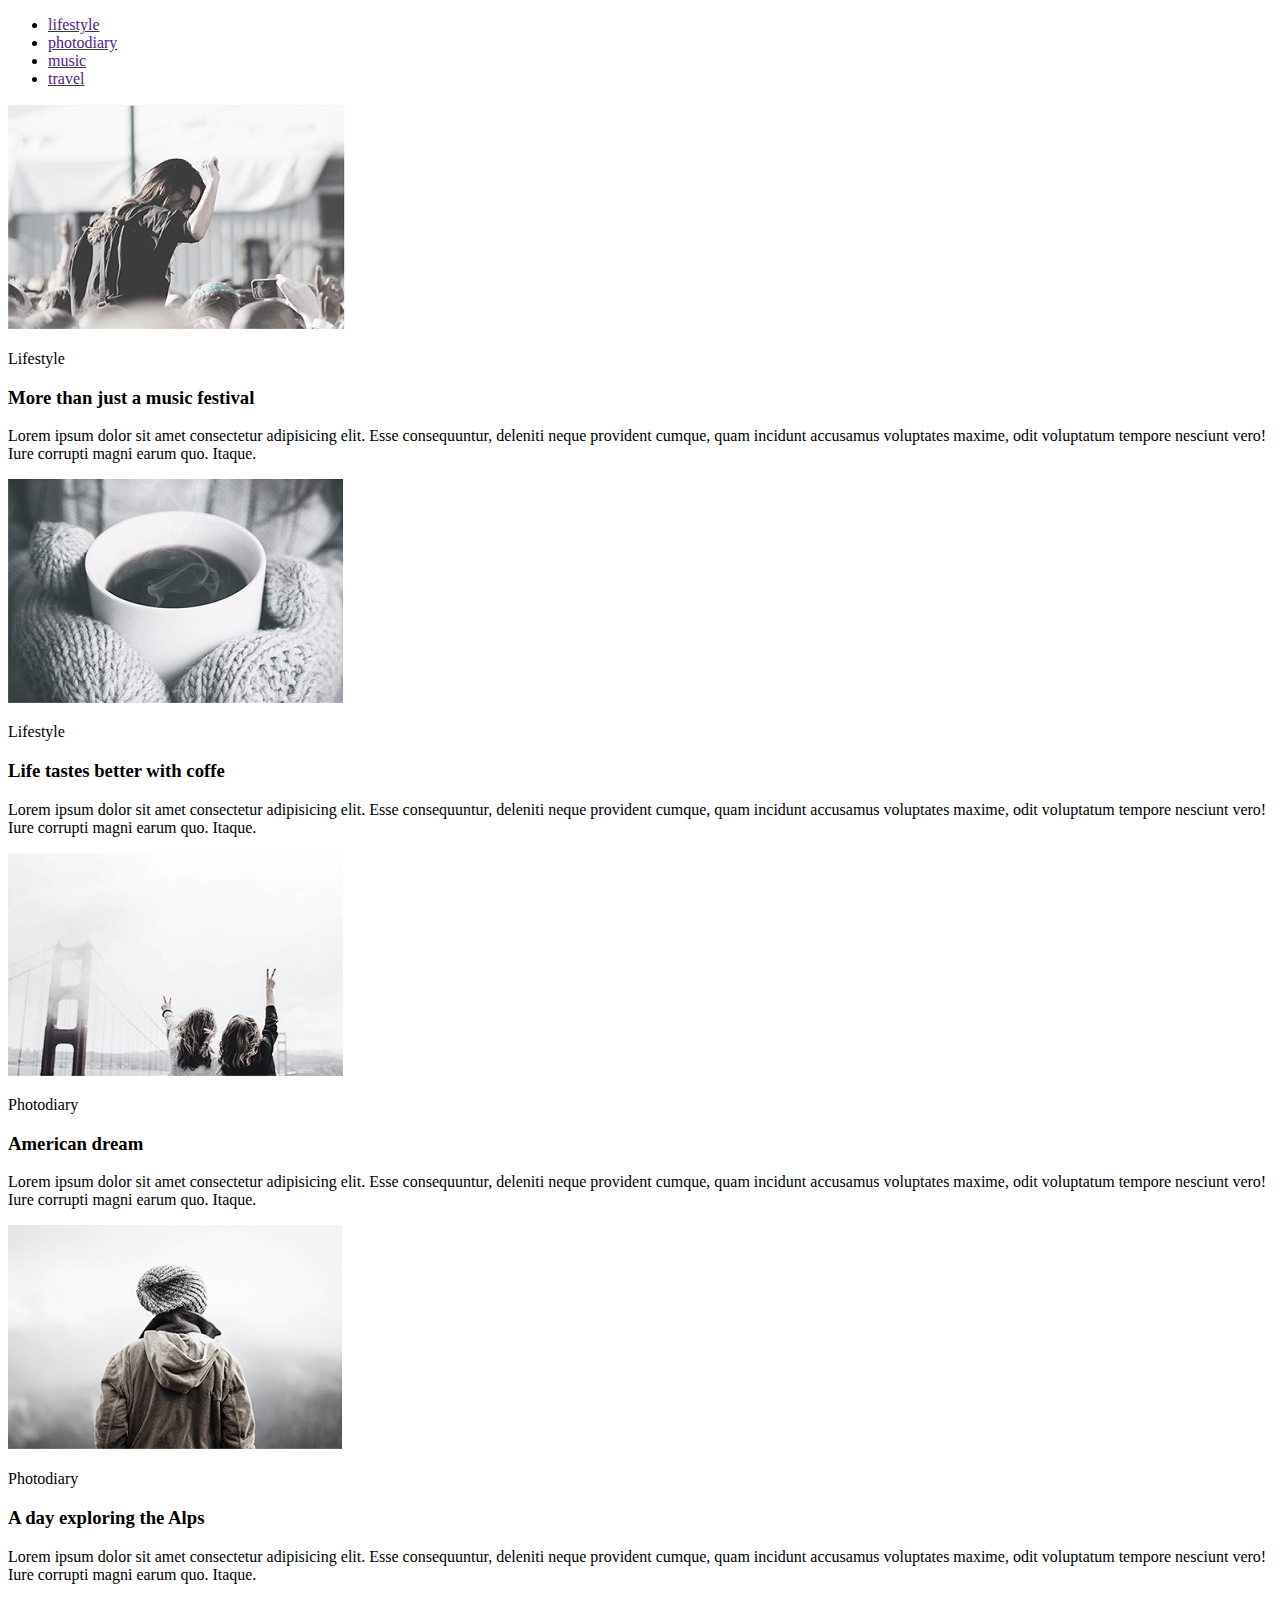
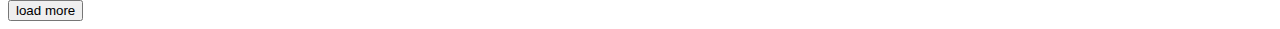
<file: module-01/html-css/index.html>
<!DOCTYPE html>
<html lang="en">
<head>
    <meta charset="UTF-8">
    <title>Mod1</title>
</head>
<body>

    <ul>
        <li><a href=""target="blank" title="link">lifestyle</a></li>
        <li><a href=""target="blank" title="link">photodiary</a></li>
        <li><a href=""target="blank" title="link">music</a></li>
        <li><a href=""target="blank" title="link">travel</a></li>
    </ul>
    
    <img src="img/1.jpg" alt="lifestyle">
    <p>Lifestyle</p>
    <h3>More than just a music festival</h3>
    <p>Lorem ipsum dolor sit amet consectetur adipisicing elit. Esse consequuntur, deleniti neque provident cumque, quam incidunt accusamus voluptates maxime, odit voluptatum tempore nesciunt vero! Iure corrupti magni earum quo. Itaque.</p>

    <img src="img/2.jpg" alt="lifestyle">
    <p>Lifestyle</p>
    <h3>Life tastes better with coffe</h3>
    <p>Lorem ipsum dolor sit amet consectetur adipisicing elit. Esse consequuntur, deleniti neque provident cumque, quam incidunt accusamus voluptates maxime, odit voluptatum tempore nesciunt vero! Iure corrupti magni earum quo. Itaque.</p>

    <img src="img/3.jpg" alt="photodiary">
    <p>Photodiary</p>
    <h3>American dream</h3>
    <p>Lorem ipsum dolor sit amet consectetur adipisicing elit. Esse consequuntur, deleniti neque provident cumque, quam incidunt accusamus voluptates maxime, odit voluptatum tempore nesciunt vero! Iure corrupti magni earum quo. Itaque.</p>

    <img src="img/4.jpg" alt="photodiary">
    <p>Photodiary</p>
    <h3>A day exploring the Alps</h3>
    <p>Lorem ipsum dolor sit amet consectetur adipisicing elit. Esse consequuntur, deleniti neque provident cumque, quam incidunt accusamus voluptates maxime, odit voluptatum tempore nesciunt vero! Iure corrupti magni earum quo. Itaque.</p>

    <button>load more</button>

</body>
</html>
</file>
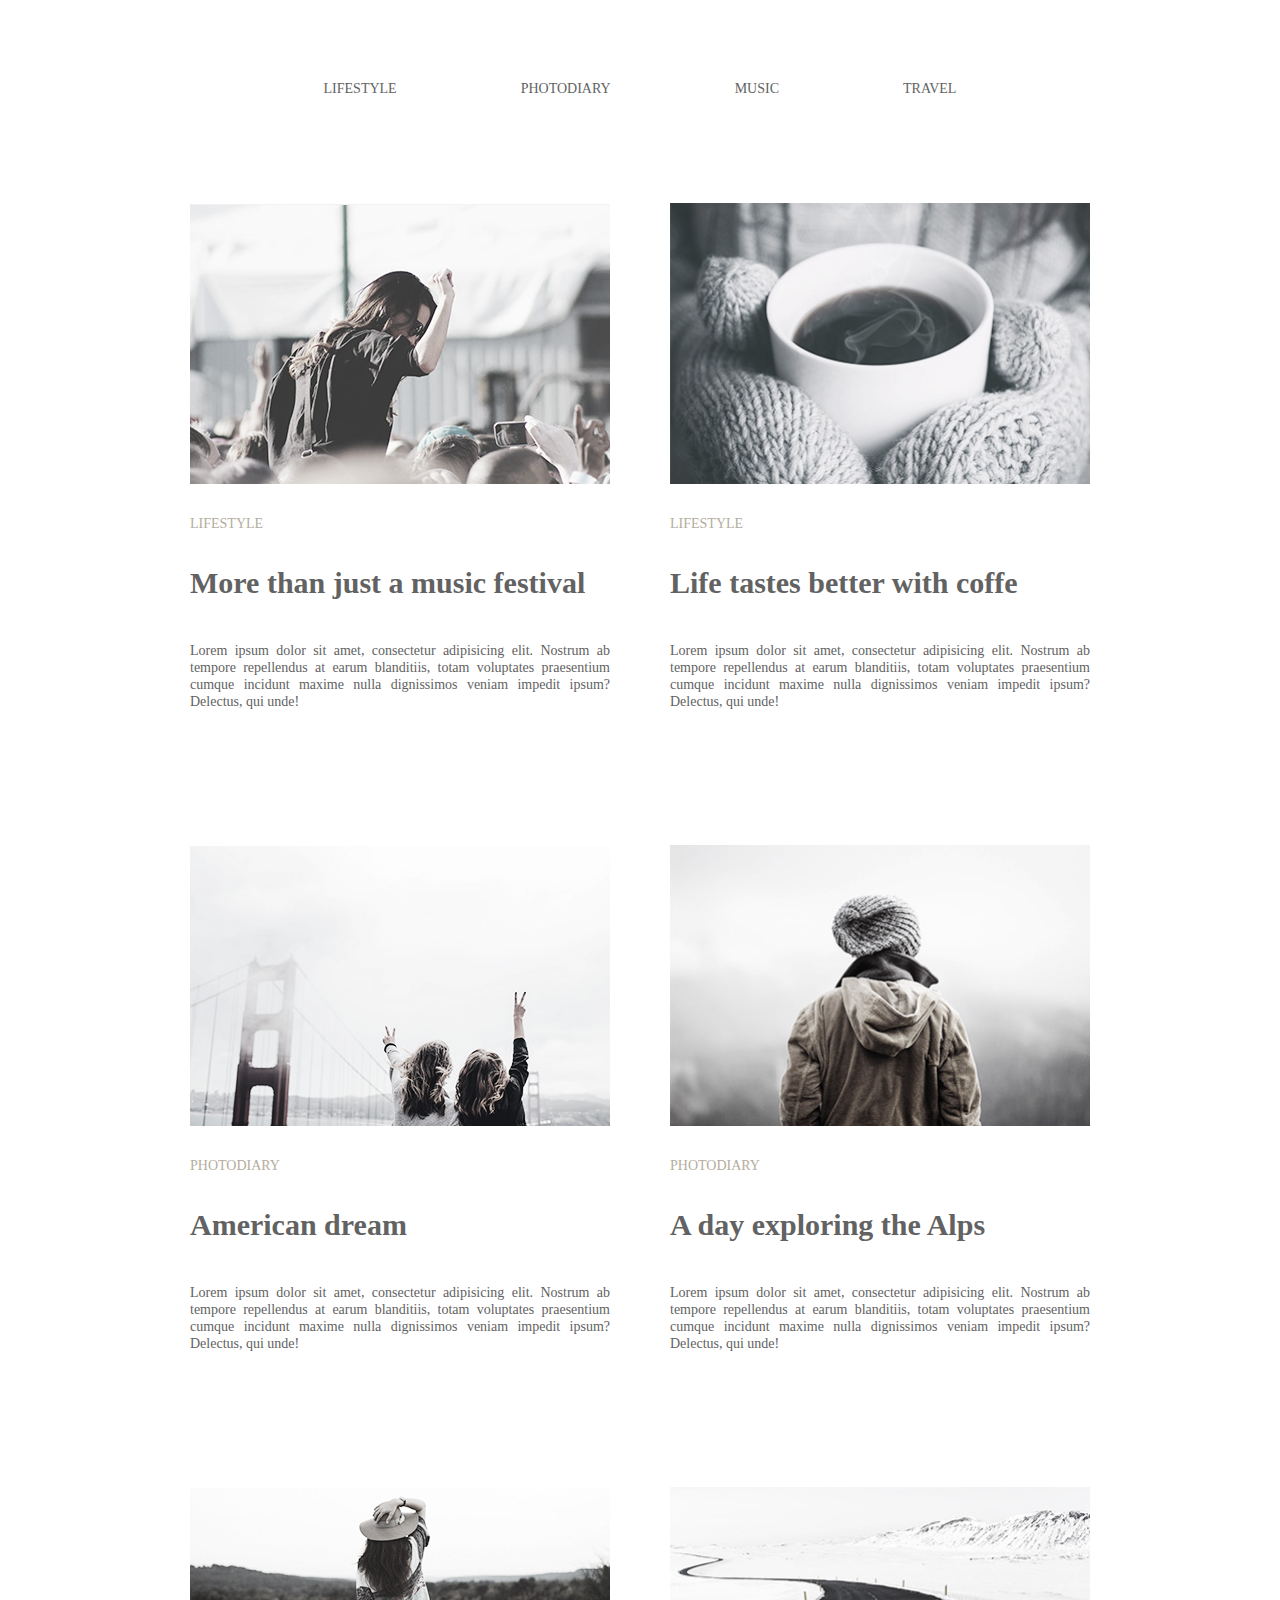
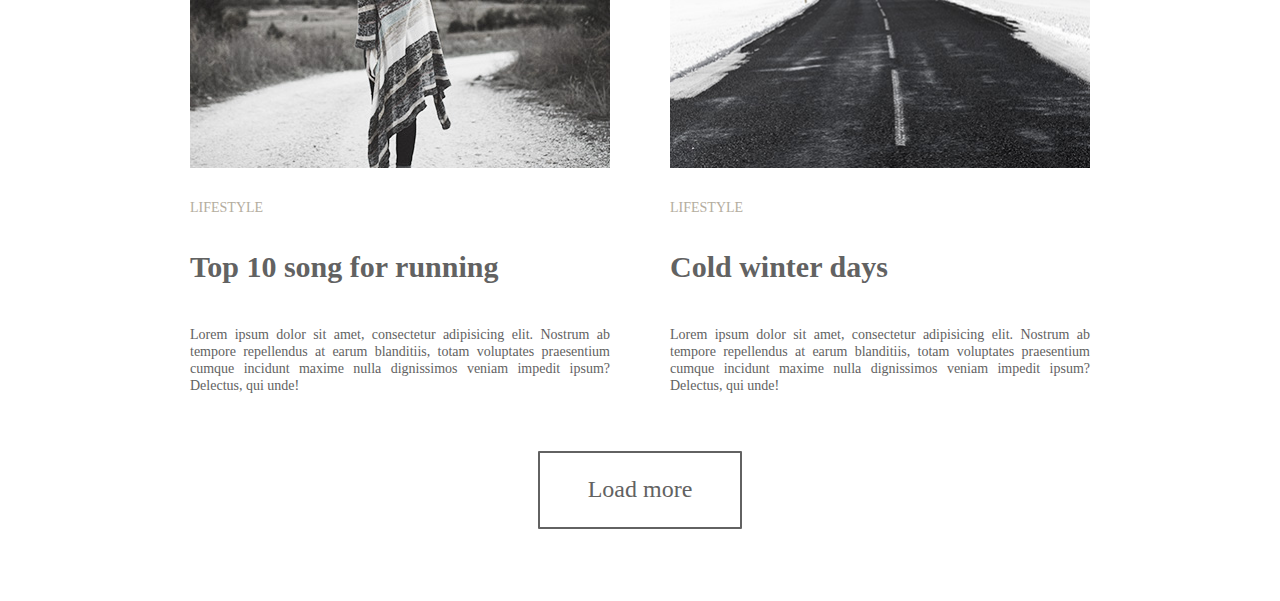
<file: module-03/html-css/index.html>
<!DOCTYPE html>
<html lang="en">
<head>
    <meta charset="UTF-8">
    <link rel="stylesheet" href="css/normalize.css">
    <link href="https://fonts.googleapis.com/css?family=Playfair+Display" rel="stylesheet">
    <link rel="stylesheet" href="css/style.css">
    <title>Mod3</title>
</head>
<body  class="container">
    <header>
        <ul class="menu">
            <li><a href="" target="blank" title="link">lifestyle</a></li>
            <li><a href="" target="blank" title="link">photodiary</a></li>
            <li><a href="" target="blank" title="link">music</a></li>
            <li><a href="" target="blank" title="link">travel</a></li>
        </ul>
    </header>

    <main>
        <article class="box">
            <img class="image" src="img/image1.jpg" alt="image1">
            <p class="underimg">Lifestyle</p>
            <h2>More than just a music festival</h2>
            <p>Lorem ipsum dolor sit amet, consectetur adipisicing elit. Nostrum ab tempore repellendus at earum blanditiis, totam voluptates praesentium cumque incidunt maxime nulla dignissimos veniam impedit ipsum? Delectus, qui unde!</p>
        </article>
        <article class="box">
            <img class="image" src="img/image2.jpg" alt="image2">
            <p class="underimg">Lifestyle</p>
            <h2>Life tastes better with coffe</h2>
            <p>Lorem ipsum dolor sit amet, consectetur adipisicing elit. Nostrum ab tempore repellendus at earum blanditiis, totam voluptates praesentium cumque incidunt maxime nulla dignissimos veniam impedit ipsum? Delectus, qui unde!</p>
        </article>
        <article class="box">
            <img class="image" src="img/image3.jpg" alt="image3">
            <p class="underimg">Photodiary</p>
            <h2>American dream</h2>
            <p>Lorem ipsum dolor sit amet, consectetur adipisicing elit. Nostrum ab tempore repellendus at earum blanditiis, totam voluptates praesentium cumque incidunt maxime nulla dignissimos veniam impedit ipsum? Delectus, qui unde!</p>
        </article>
        <article class="box">
            <img class="image" src="img/image4.jpg" alt="image4">
            <p class="underimg">Photodiary</p>
            <h2>A day exploring the Alps</h2>
            <p>Lorem ipsum dolor sit amet, consectetur adipisicing elit. Nostrum ab tempore repellendus at earum blanditiis, totam voluptates praesentium cumque incidunt maxime nulla dignissimos veniam impedit ipsum? Delectus, qui unde!</p>
        </article>
        <article class="lastbox">
            <img class="image" src="img/image5.jpg" alt="image5">
            <p class="underimg">Lifestyle</p>
            <h2>Top 10 song for running</h2>
            <p>Lorem ipsum dolor sit amet, consectetur adipisicing elit. Nostrum ab tempore repellendus at earum blanditiis, totam voluptates praesentium cumque incidunt maxime nulla dignissimos veniam impedit ipsum? Delectus, qui unde!</p>
        </article>
        <article class="lastbox">
            <img class="image" src="img/image6.jpg" alt="image6">
            <p class="underimg">Lifestyle</p>
            <h2>Cold winter days</h2>
            <p>Lorem ipsum dolor sit amet, consectetur adipisicing elit. Nostrum ab tempore repellendus at earum blanditiis, totam voluptates praesentium cumque incidunt maxime nulla dignissimos veniam impedit ipsum? Delectus, qui unde!</p>
        </article>
        <button class="button1">Load more</button>
    </main>
</body>
</html>
</file>
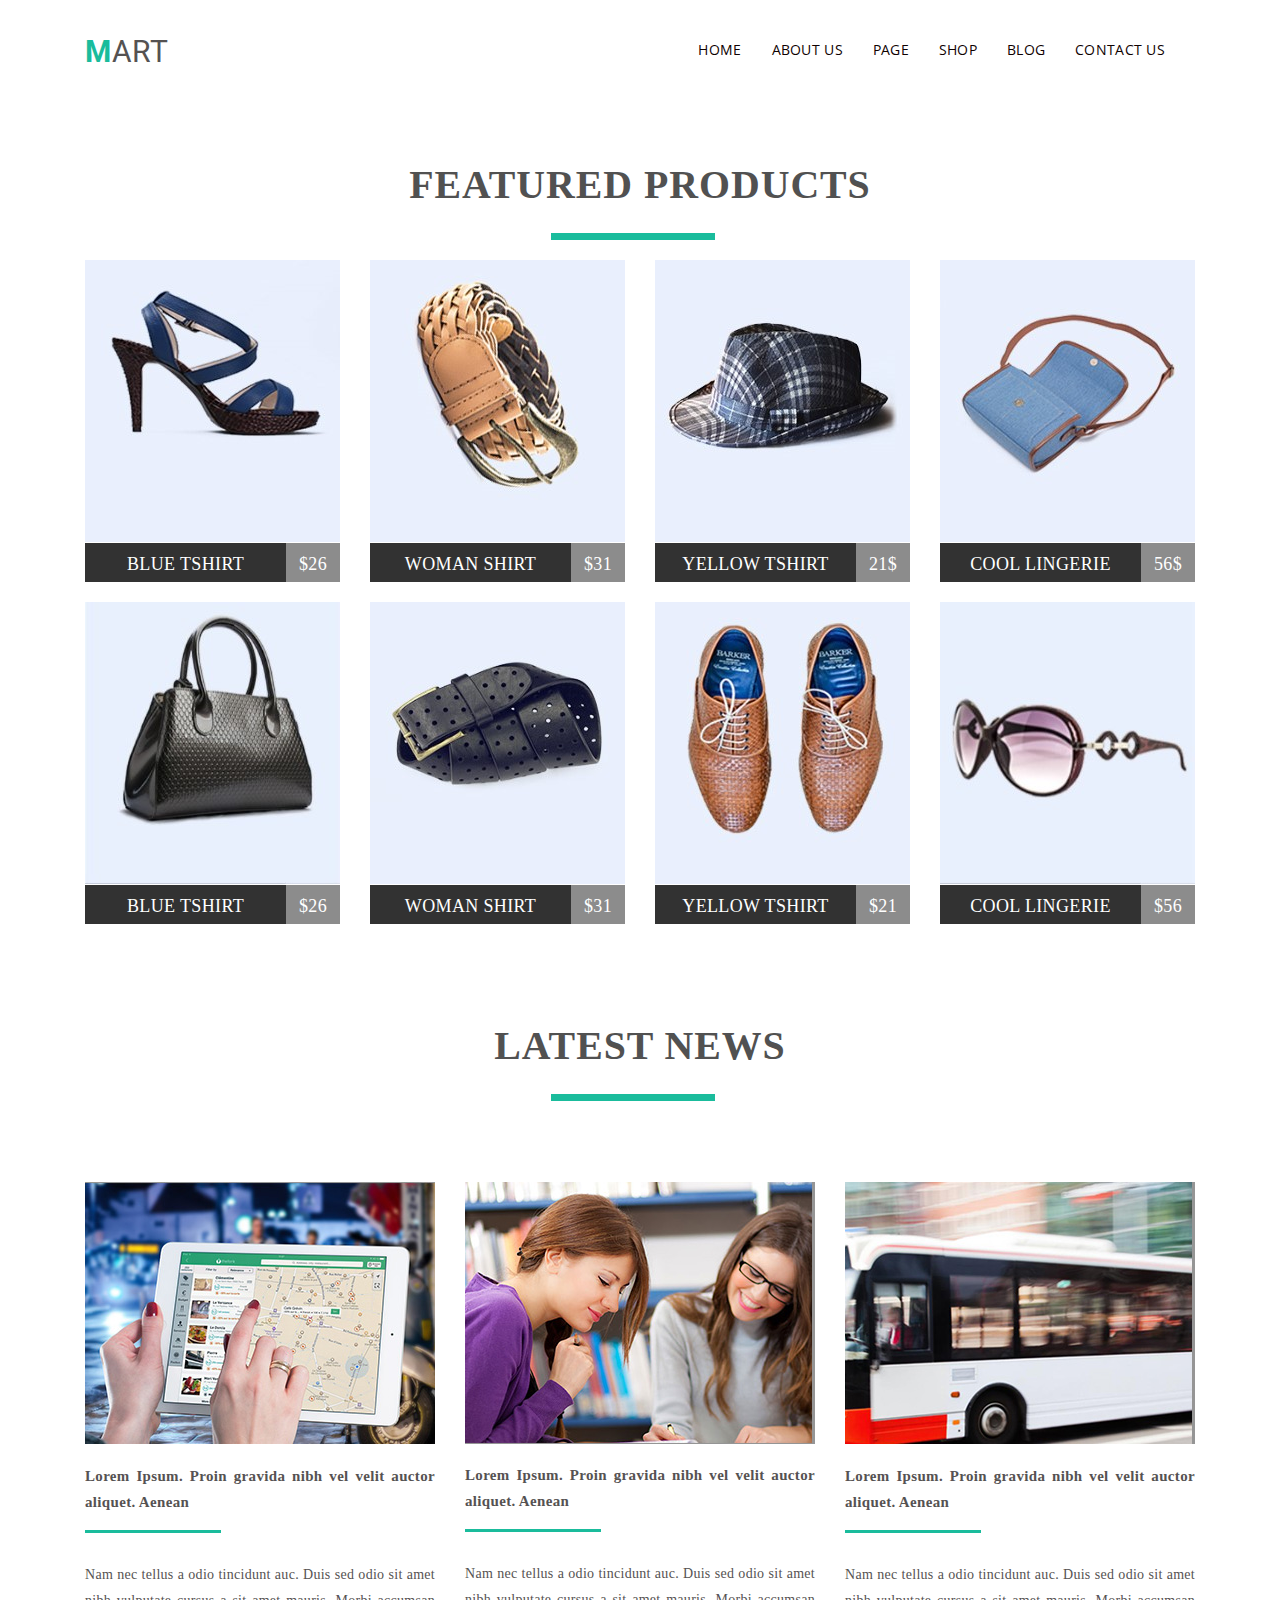
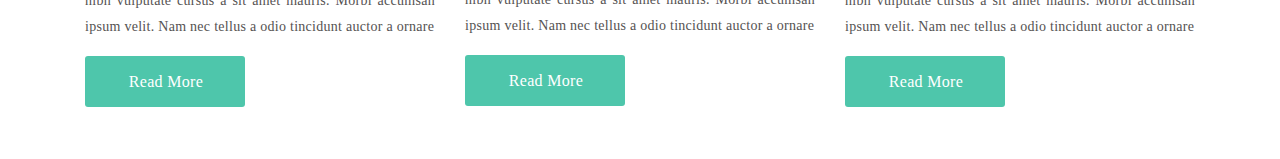
<file: module-04/html-css/index.html>
<!DOCTYPE html>
<html lang="en">
  <head>
    <meta charset="UTF-8" />
    <link rel="stylesheet" href="css/normalize.css" />
    <link rel="stylesheet" href="css/style.css" />
    <title>Mod4</title>
  </head>

  <body>
    <div class="wrapper">
      <header>
        <p class="logo clearfix">mart</p>
        <ul class="menu_list clearfix">
          <li><a href="" target="blank" title="link">home</a></li>
          <li><a href="" target="blank" title="link">about us</a></li>
          <li><a href="" target="blank" title="link">page</a></li>
          <li><a href="" target="blank" title="link">shop</a></li>
          <li><a href="" target="blank" title="link">blog</a></li>
          <li><a href="" target="blank" title="link">contact us</a></li>
        </ul>
      </header>
      <main>
        <section class="section_title clearfix">
          <h5>featured products</h5>
        </section>
        <div class="item">
          <img src="img/item1/Слой 1.jpg" alt="" />
          <a href="" target="blank" title="name">Blue Tshirt</a>
          <a href="" target="blank" title="price">$26</a>
        </div>
        <div class="item">
          <img src="img/item2/Слой 1.jpg" alt="" />
          <a href="" target="blank" title="name">WOMAN shirt</a>
          <a href="" target="blank" title="price">$31</a>
        </div>
        <div class="item">
          <img src="img/item3/Слой 1.jpg" alt="" />
          <a href="" target="blank" title="name">YELLOW Tshirt</a>
          <a href="" target="blank" title="price">21$</a>
        </div>
        <div class="item">
          <img src="img/item4/Слой 1.jpg" alt="" />
          <a href="" target="blank" title="name">Cool lingerie</a>
          <a href="" target="blank" title="price">56$</a>
        </div>
        <div class="item">
          <img src="img/item5/Слой 1.jpg" alt="" />
          <a href="" target="blank" title="name">Blue Tshirt</a>
          <a href="" target="blank" title="price">$26</a>
        </div>
        <div class="item">
          <img src="img/item6/Слой 1.jpg" alt="" />
          <a href="" target="blank" title="name">WOMAN shirt</a>
          <a href="" target="blank" title="price">$31</a>
        </div>
        <div class="item">
          <img src="img/item7/Слой 1.jpg" alt="" />
          <a href="" target="blank" title="name">YELLOW Tshirt</a>
          <a href="" target="blank" title="price">$21</a>
        </div>
        <div class="item clearfix">
          <img src="img/item8/Слой 1.jpg" alt="" />
          <a href="" target="blank" title="name">Cool lingerie</a>
          <a href="" target="blank" title="price">$56</a>
        </div>
        <section class="section_title clearfix">
          <h5>latest news</h5>
          <!-- не правильно!цвет -->
        </section>
        <div class="bog">
          <img src="img/bog1/tablet.jpg" alt="" />
          <section class="section_title clearfix">
          <h5>Lorem Ipsum. Proin gravida nibh vel velit auctor aliquet. Aenean </h5>
          </section>
          <p>
                Nam nec tellus a odio tincidunt auc. Duis sed odio sit amet nibh vulputate cursus a sit amet mauris. Morbi accumsan ipsum velit. Nam nec tellus a odio tincidunt auctor a ornare
          </p>
          <a href="" target="blank" title="read more">Read More</a>
        </div>
        <div class="bog">
          <img src="img/bog2/womans.jpg" alt="" />
          <section class="section_title clearfix">
          <h5>Lorem Ipsum. Proin gravida nibh vel velit auctor aliquet. Aenean </h5>
          </section>
          <p>
                Nam nec tellus a odio tincidunt auc. Duis sed odio sit amet nibh vulputate cursus a sit amet mauris. Morbi accumsan ipsum velit. Nam nec tellus a odio tincidunt auctor a ornare
          </p>
          <a href="" target="blank" title="read more">Read More</a>
        </div>
        <div class="bog">
          <img src="img/bog3/bus.jpg" alt="" />
          <section class="section_title clearfix">
          <h5>Lorem Ipsum. Proin gravida nibh vel velit auctor aliquet. Aenean </h5>
          </section>
          <p>
                Nam nec tellus a odio tincidunt auc. Duis sed odio sit amet nibh vulputate cursus a sit amet mauris. Morbi accumsan ipsum velit. Nam nec tellus a odio tincidunt auctor a ornare
          </p>
          <a href="" target="blank" title="read more">Read More</a>
        </div>
      </main>
    </div>
  </body>
</html>
</file>
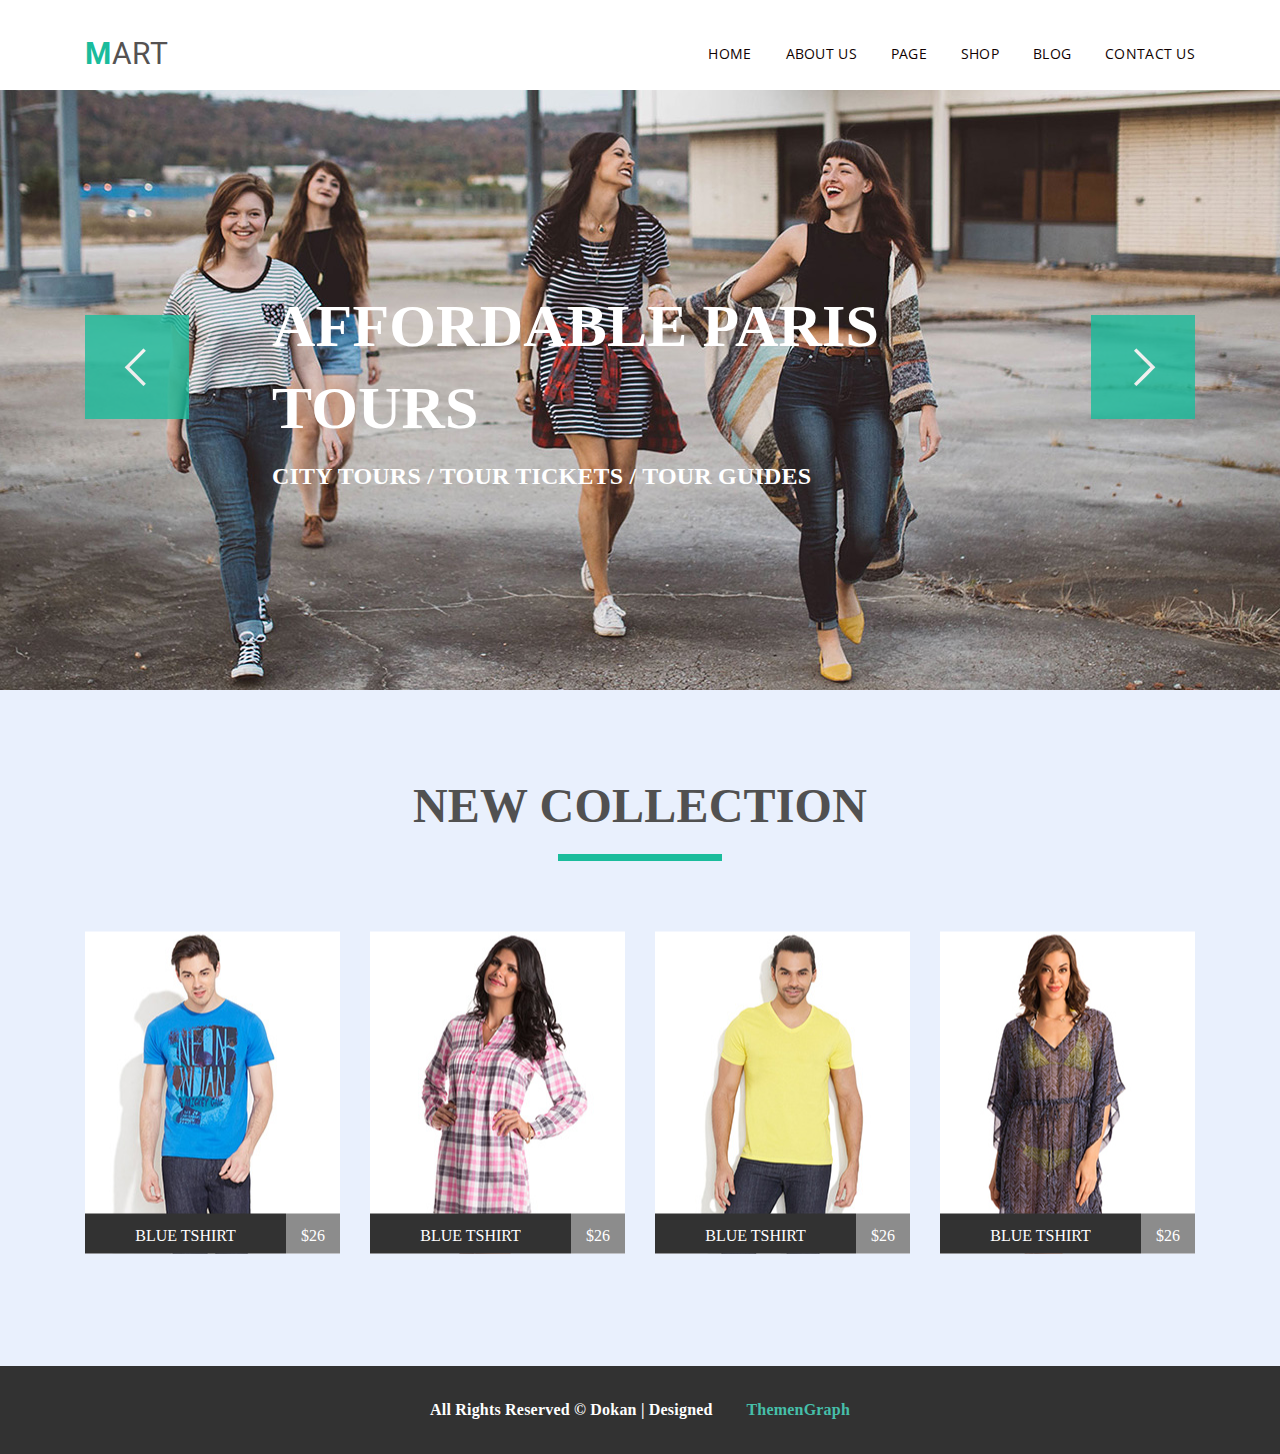
<file: module-05/html-css/index.html>
<!DOCTYPE html>
<html lang="en">
  <head>
    <meta charset="UTF-8" />
    <link rel="stylesheet" href="css/normalize.css" />
    <link rel="stylesheet" href="css/style.css" />
    <title>Mod5MART</title>
  </head>

  <body>
    <!-- navigation -->
    <header class="container">
      <a class="logo" href="" target="blank" title="link">mart</a>
      <ul class="menu_list clearfix">
        <li><a href="" target="blank" title="link">home</a></li>
        <li><a href="" target="blank" title="link">about us</a></li>
        <li><a href="" target="blank" title="link">page</a></li>
        <li><a href="" target="blank" title="link">shop</a></li>
        <li><a href="" target="blank" title="link">blog</a></li>
        <li><a href="" target="blank" title="link">contact us</a></li>
      </ul>
    </header>
      <main>
          <!-- slider -->
          <div class="slider">
              <div class="container">
              <button class="slider-ctrl slider-ctrl-prev"></button>
              <button class="slider-ctrl slider-ctrl-next"></button>
                <div class="slides-descr">
                  <h2>AFFORDABLE PARIS TOURS</h2>
                  <h3>CITY TOURS / TOUR TICKETS / TOUR GUIDES</h3>
                </div>
              </div>
          </div>
          <!-- cards -->
          <section class="cards">
          <div class="container">
          <!-- textandline -->
          <h4 class="headerandline clearfix">NEW COLLECTION</h4>
              <ul class="cardbox clearfix">
                  <li class="item">
                      <img class="imgcard" src="img/Cardimg/card1.jpg" alt="image">
                      <a href="" target="blank" title="name">Blue Tshirt</a>
                      <a href="" target="blank" title="price">$26</a>
                      <div class="overlay">
                          <section class="overlay-icon">
                              <button ></button>
                              <button ></button>
                              <button ></button>
                              <button ><b>add to cart</b></button>
                          </section>
                        </div>
                  </li>
                  <li class="item">
                      <img class="imgcard" src="img/Cardimg/card2.jpg" alt="image">
                      <a href="" target="blank" title="name">Blue Tshirt</a>
                      <a href="" target="blank" title="price">$26</a>
                      <div class="overlay">
                          <section class="overlay-icon">
                              <button ></button>
                              <button ></button>
                              <button ></button>
                              <button ><b>add to cart</b></button>
                          </section>
                        </div>
                  </li>
                  <li class="item">
                      <img class="imgcard" src="img/Cardimg/card3.jpg" alt="image">
                      <a href="" target="blank" title="name">Blue Tshirt</a>
                      <a href="" target="blank" title="price">$26</a>
                      <div class="overlay">
                          <section class="overlay-icon">
                              <button ></button>
                              <button ></button>
                              <button ></button>
                              <button ><b>add to cart</b></button>
                          </section>
                        </div>
                  </li>
                  <li class="item">
                      <img class="imgcard" src="img/Cardimg/card4.jpg" alt="image">
                      <a href="" target="blank" title="name">Blue Tshirt</a>
                      <a href="" target="blank" title="price">$26</a>
                      <div class="overlay">
                          <section class="overlay-icon">
                              <button ></button>
                              <button ></button>
                              <button ></button>
                              <button ><b>add to cart</b></button>
                          </section>
                        </div>
                  </li>
              </ul>
          </div>
          </section>
          <!-- downpage -->
          <div class="downpage"><h5 class="designedby clearfix">All Rights Reserved © Dokan | Designed <a href="" target="blank" title="link">ThemenGraph</a></h5></div>
      </main>
  </body>
</html>
</file>
<file: module-03/html-css/css/style.css>
*{font-family: 'Playfair Display Regular', serif;}
/* очищение геометрии */
html{box-sizing: border-box;}
*, *::before, ::after{box-sizing: inherit;}
.container{
    width: 901px;
    margin: 0 auto;
    font-size: 0px;
}
img{
    display: block;
    width: 100%;
    height: auto;
}
body{
    background-image: url(../img/Livello7.png)
}
header, body{
    text-align: center;
    color:#626262;
}

header{
    padding-top: 77px;
    padding-bottom: 102px;
}

li a{
    font-size: 14px; 
    display: block;
    line-height: 24px;
    text-transform: uppercase;
    text-decoration: none;
    text-align: center;
}
ul li{
    display: inline-block;
    list-style-type: none;	
}
.menu li:not(:last-child){
    padding-right: 124px;
}
a:visited{
    color: #626262;
}
a:hover, button:hover,
a:focus, button:focus{
    color: #9addfb;
    text-align: center;
}
.menu{
    margin: 0px;
    padding: 0px;
}

.box,.lastbox{
    width: 420px;
    text-align: justify;
    margin-right: 60px;
    margin-bottom: 135px;
    padding: 0px;
    display: inline-block;
    font-size: 0px;
}
.lastbox{
    margin-bottom: 57px;
}
p{
    font-size: 14px;
    line-height: 17px;
    margin: 0px;
}
h2{
    font-size: 30px;
    margin: 0px;
    margin-bottom: 42px;
}
.box:nth-child(2n),
.lastbox:nth-child(2n){
    margin-right: 0px;
}
.underimg{
    font-family: 'Ubuntu Lite', serif;
    text-transform: uppercase;
    color: #b4ad9e;
    font-size: 14px;
    margin-bottom: 34px;
}
.button1 {
    display: inline-block;
    color: #626262;
    font-size: 24px;
    font-weight: 700px;
    text-decoration: none;
    text-align: center;
    user-select: none;
    padding: 23px 48px;
    outline: none;
    border: 2px solid;
    border-radius: 1px;
    transition: 0.2s; 
    background-color: Transparent;
    background-repeat:no-repeat;
    cursor:pointer;
    overflow: hidden;
    margin-bottom: 72px;
} 

.image{
    margin-bottom: 31px;
}
</file>
<file: module-04/html-css/css/style.css>
@import url("https://fonts.googleapis.com/css?family=Open+Sans:700|Roboto:300,900&subset=cyrillic");
.wrapper {
font-family: "Roboto", sans-serif;
width: 1110px;
height: 1723px;
margin: auto;
padding-top: 36px;
}
header {
/* не правильно! */
height: 27px;
overflow: hidden; 
}
.logo,
a,
.menu_list > li {
float: left;
text-transform: uppercase;
text-decoration: none;
display: block;
}
/* Color link */
.menu_list > li > a {
color: #0f0101;
}
.menu_list > li > a:focus {
color: #1abc9c;
}
.menu_list > li > a:hover {
color: #1abc9c;
}
.logo {
font-size: 30px;
line-height: 32px;
color: #555252;
letter-spacing: 0.02em;
}
.logo::first-letter {
font-weight: bold;
color: #1abc9c;
}
.menu_list {
padding-top: 8px;
padding-left: 0px;
letter-spacing: 0.02em;
list-style-type: none;
overflow: hidden;
float: right;
font-size: 14px;
line-height: 11px;
font-family: "Open Sans", sans-serif;
}
.menu_list > li {
padding-right: 30px;
}
.clearfix::after {
content: "";
clear: both;
}

ul,
p {
margin: 0px;
}

.section_title {
width: 478px;
font-size: 48px;
line-height: 32px;
letter-spacing: 0.02em;
font-family: "Roboto Black";
text-transform: uppercase;
color: rgb(81, 81, 81);
text-align: center;
margin: 0 auto;
padding-top: 106px;
overflow: hidden;
}

h5{
    margin: 0px;
    padding-bottom: 32px;
}
.bog h5{
    padding: 0px;
}
/* line */
.section_title::after{
    content: "";
    width: 164px;
    height: 7px;
    background-color: #1abc9c;
    float: left;
    margin: 0 150px;
}
.bog>.section_title{
width: 350px;
font-size: 18px;
line-height: 26px;
letter-spacing: 0.02em;
font-family: "Open Sans Semibold";
text-transform: initial;
color: #555252;
text-align: justify;
margin: 0 auto;
padding-top: 15px;
overflow: hidden;
}
.bog>.section_title::after{
    content: "";
    width: 136px;
    height: 3px;
    background-color: #1abc9c;
    float: left;
    margin: 15px 0px 29px;
}
/* gallery */
.item{
    width: 255px;
    height: 322px;
    float: left;
    margin-top: 20px;
    margin-left: 30px;
    overflow: hidden;
}
/* 1,5 */
.item:first-of-type,.item:nth-of-type(5){
    margin: 20px 0px 0px;
}

/*down_page*/
.bog{
    width: 350px;
    height: 262px;
    background-color: rgb(149, 149, 149);
    float: left;
    margin-top: 81px;
    margin-right: 30px;
}
.bog:last-of-type{
    margin: 81px 0px 0px;
}
.bog p{
    font-size: 14px;
    font-family: "Myriad Pro Regular";
    line-height: 26px;
    letter-spacing: 0.02em;
    color: #555252;
    text-align: justify;
}

/* buttons */
.item>a:first-of-type{
    width: 201px;
    height: 40px;
    float: left;
    background-color: #323232;
    color: white;
    font-size: 18px;
    line-height: 32px;
    letter-spacing: 0.02em;
    font-family: "Roboto Black";
    text-transform: uppercase;
    padding: 5px 0 0;
    border: none;
    cursor: default;
    text-align: center;
    margin-top: -3.5px;
}
.item>a:hover{
    background-color: #1abc9c;
}
.item>a:focus{
    background-color: #1abc9c;
}
.item>a:last-of-type{
    width: 54px;
    height: 40px;
    float: right;
    background-color: #8c8c8c;
    color: white;
    font-size: 18px;
    line-height: 32px;
    letter-spacing: 0.02em;
    font-family: "Roboto Black";
    text-transform: uppercase;
    padding: 5px 0 0;
    border: none;
    cursor: default;
    text-align: center;
    margin-top: -3.5px;
}
.item>a:last-of-type:hover{
    background-color: #7fd9c7;
}
.item>a:last-of-type:focus{
    background-color: #7fd9c7;
}
.bog>a{
    width: 160px;
    height: 51px;
    font-family: "Open Sans Light";
    font-size: 16px;
    line-height: 26px;
    letter-spacing: 0.02em;
    border-radius: 3px;
    text-align: center;
    padding: 13px 0 0 2px;
    text-transform: none;
    color: white;
    background-color: rgb(78, 198, 171);
    box-sizing: border-box;
    margin-top: 16px;
}
.bog>a:hover{
    background-color: #7fd9c7;
}
.bog>a:focus{
    background-color: #7fd9c7;
}
</file>
<file: module-05/html-css/css/style.css>
@import url("https://fonts.googleapis.com/css?family=Open+Sans:700|Roboto:300,900&subset=cyrillic");
@font-face{
  font-family: 'Pe-icon-7-stroke';
  src: url('../fonts/Pe-icon-7-stroke.ttf') format('truetype');
}
html{
    box-sizing: border-box;
}

  *,
  *::before,
  *::after{
box-sizing: inherit;
}

body{
    font-family: 'PT Sans', sans-serif;
    font-family: "Roboto", sans-serif;
    font-size: 16px;
    line-height: 1.5;
}
ul,
li,
a,
p {
  display: block;
  margin: 0px;
  padding: 0px;
  list-style-type: none;
  }
h1,h2,h3,h4,h5,h6 {
  margin: 0;
  padding: 0;
}

/* navigation */

header {
  height: 27px;
  overflow: hidden;
  }
  .logo,
  a,
  .menu_list > li {
  float: left;
  text-transform: uppercase;
  text-decoration: none;
  }
  /* Color link */
  .menu_list > li > a {
  color: #0f0101;
  }
  .menu_list > li > a:focus {
  color: #1abc9c;
  }
  .menu_list > li > a:hover {
  color: #1abc9c;
  }
  .logo { 
  margin-top: 38px;
  font-size: 30px;
  line-height: 32px;
  color: #555252;
  letter-spacing: 0.02em;
  }
  .logo::first-letter {
  font-weight: bold;
  color: #1abc9c;
  }
  .menu_list {
  margin-top: 38px;
  padding-top: 10px;
  padding-left: 0px;
  letter-spacing: 0.02em;
  overflow: hidden;
  float: right;
  font-size: 14px;
  line-height: 11px;
  font-family: "Open Sans", sans-serif;
  }
  .menu_list > li:not(:last-child) {
  padding-right: 34px;
  }
  .clearfix::after {
  display: table;
  content: "";
  clear: both;
  }
  
  /* slider */

.slider{
  position: absolute;
  top:90px;
  height: 600px;
  width: 100%;
  background-image: url("../img/Slide/Slide.jpg");
  background-repeat: no-repeat;
  background-position: center;
  }
  .slider-ctrl{
    font-size: 100px;
    font-family: "Pe-icon-7-stroke";
    color: rgb(255, 255, 255);
    text-transform: uppercase;
    line-height: 0.11;
    text-align: center;
    position: absolute;
    top: 225px;
    border: none;
    display: inline-block;
    width: 104px;
    height: 104px;
    background-color: rgb(26, 188, 156);
    font-weight: 700px;
    padding: 0;
    margin: 0;
    opacity: 0.8;
}
.slider-ctrl-prev{
left: 0px; 
}
.slider-ctrl-next{
right: 0px;   
}
.slider-ctrl:hover{
    opacity: 1;
}

.slides-descr{
    text-transform: uppercase;
    position: absolute;
    top: 219px;
    right: 50%;
    transform: translate(54%,-25%);
    width: 800px;
    height: 98px;
    text-align: left;
    color: white;
    letter-spacing: 0.2px;
}
.slides-descr h2{
    font-family: "Roboto Black";
    font-size: 60px;
    line-height: 82px;
    margin: 0;
    padding: 0;
}
.slides-descr h3{
    font-family: "Roboto Light";
    font-size: 24px;
    line-height: 54px;
    margin: 0;
    padding: 0;
}

/* textandline */

.headerandline{
    padding-top: 100px;
    display: block;
    font-family: "Roboto Black";
    text-transform: uppercase;
    font-size: 48px;
    line-height: 32px;
    letter-spacing: 0.2px;
    color: #515151;
    text-align: center;
}
.headerandline::after{
  margin-top: 32px; 
    position: absolute;
    content: "";
    width: 164px;
    height: 7px;
    background-color: #1abc9c;
    float: left;
    right: 50%;
    transform: translateX(50%);
}






/* cards */

.cards{
  position: relative;
  top: 620px;
  height: 676px;
  width: 100%;
  background-color: #e9f0fd;
}
.cardbox{
  position: absolute;
  top: 0px;
  transform: translateY(-125%);
  width: 1110px;
  height: 322px;
  margin: 0;
  padding: 0;
}
.cardbox>li {
  float: left;
}
.cardbox>li:not(:last-child){
  margin: 0 30px 0 0;
}
.item{
  position: relative;
  top: 200%;
  left: 0;
  width: 255px;
  height: 322px;
  float: left;
}
.imgcard{
    position: absolute;
}
.overlay{
  position: relative;
  width: 235px;
  height: 261px;
  top: 11px;
  left: 10px;
  background-color: #696c72;
  opacity: 0;
}

.overlay-icon{
  font-family: "Pe-icon-7-stroke Regular";
  width: 166px;
  height: 107px;
  font-size: 30px;
  line-height: 32px;
  letter-spacing: 0.2px;
  position: absolute;
  top: 79px;
  right: 35px;
}
.overlay-icon button{
  float: left;
  width: 50px;
  height: 50px;
  border: 1px solid #ffff;
  color: #ffff;
  position: relative;
  background-image: none; 
  background-color: transparent;
}
.overlay-icon button:nth-child(2){
  margin: 0 8px;
}
.overlay-icon button:last-child{
  font-family: "Pe-icon-7-stroke Regular";
  width: 166px;
  height: 50px; 
  font-size: 30px;
  line-height: 32px;
  letter-spacing: 0.2px;
  margin: 8px 0 0;
  text-align: left;
  padding: 5px 0 0 10px;  
  background-color: rgb(50, 50, 50);
  }
  .overlay-icon button:last-child>b{ 
  font-family: "Myriad Pro Regular";
  display: block;
  position: relative; 
  font-size: 14px;
  line-height: 32px;
  letter-spacing: 0.2px;
  text-transform: uppercase;
  top: 0;
  transform: translate(30%,-85%);
  }


.overlay-icon>button:hover{
  background: #1abc9c;
  padding: 8px;
  position: relative;
} 
.item:hover .overlay{
  background-color: black;
  opacity: 0.549;
}

.item>a{
  font-family: "Roboto Black";
  display: inline-block;
  width: 201px;
  height: 40px;
  color: #ffff;
  background-color: #323232;
  position: relative;
  top: 282px;
  text-align: center;
  padding-top: 10px; 
}

.item>a:last-of-type{
  width: 54px;
  left: 0;
  background-color: #8c8c8c;
}
.item:hover>a{
  background-color: #1abc9c;
}
.item:hover>a:last-of-type{
  background-color: #7fd9c7;
}
/* downpage */

.downpage{
  position: relative;
  top: 620px;
  height: 88px;
  width: 100%;
  background-color: #323232;
}
.designedby{
  font-family: "Open Sans Regular";
  font-size: 16px;
  line-height: 28px;
  letter-spacing: 0.2px;
  color: #fefefe;
  width: 420px;
  position: absolute;
  top: 44px;
  right: 50%;
  transform: translate(50%,-50%);
  float: left;
}
.designedby a{
  color: #46bfa9;
  float: right;
  text-transform: none;
}
.container{
  width: 1110px;
  height: auto;
  margin: 0 auto;
  position: relative;
  z-index: 1;
}
</file>
